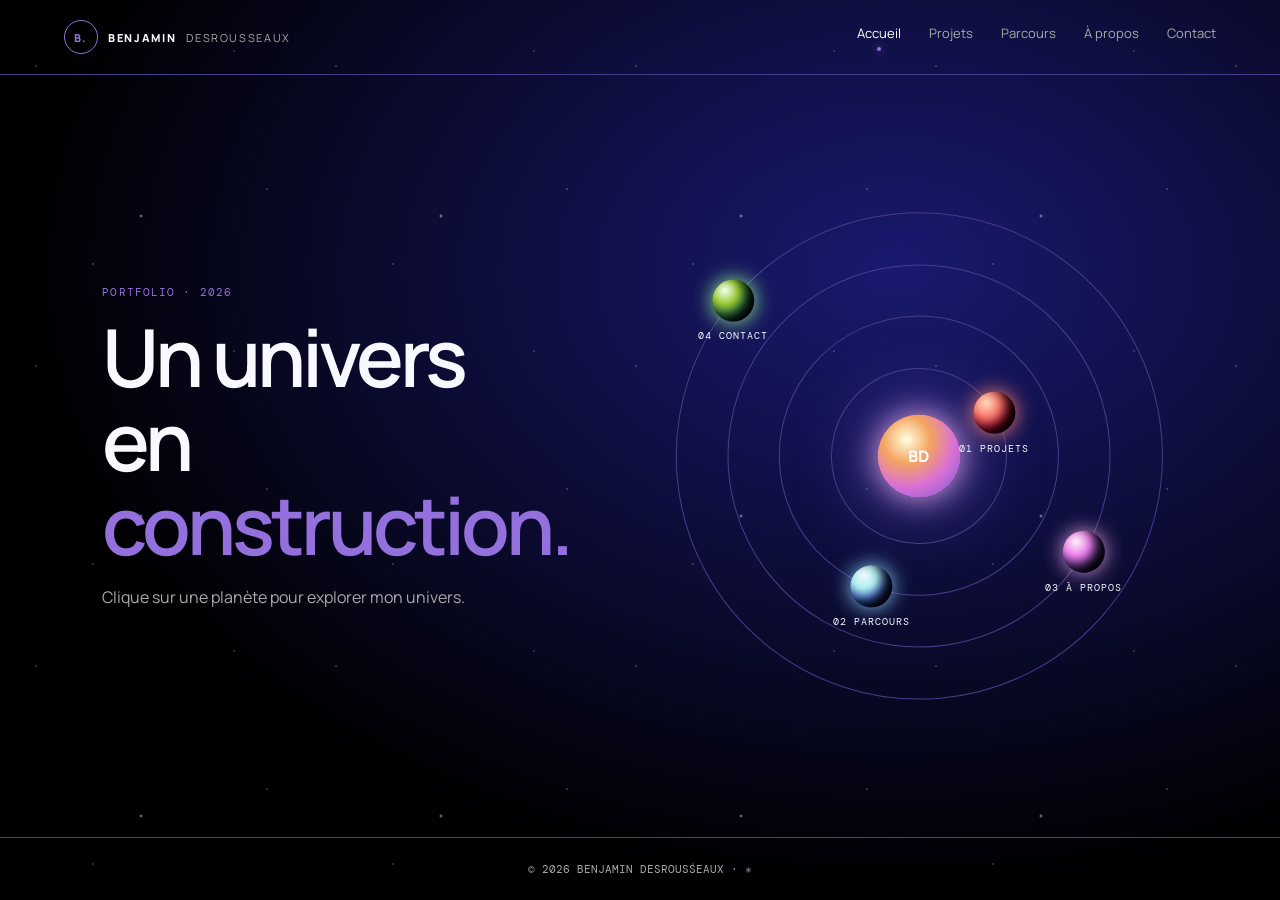
<file: index.html>
<!DOCTYPE html>
<html lang="fr">
<head>
  <meta charset="UTF-8">
  <meta name="viewport" content="width=device-width, initial-scale=1.0">
  <meta name="description" content="Portfolio de Benjamin Desrousseaux — projets, parcours et contact.">
  <title>Benjamin Desrousseaux — Portfolio</title>

  <link rel="preconnect" href="https://fonts.googleapis.com">
  <link rel="preconnect" href="https://fonts.gstatic.com" crossorigin>
  <link href="https://fonts.googleapis.com/css2?family=DM+Mono&family=Manrope:wght@400;600;800&display=swap" rel="stylesheet">

  <link rel="stylesheet" href="css/commun.css">
  <link rel="stylesheet" href="css/accueil.css">
</head>
<body>

  <div class="etoiles"></div>

  <header class="entete">
    <a class="logo" href="index.html">
      <span class="logo-rond">B.</span>
      BENJAMIN <span class="gris">DESROUSSEAUX</span>
    </a>
    <nav class="menu">
      <a class="actif" href="index.html">Accueil</a>
      <a href="projets.html">Projets</a>
      <a href="parcours.html">Parcours</a>
      <a href="apropos.html">À propos</a>
      <a href="contact.html">Contact</a>
    </nav>
  </header>

  <main class="accueil">
    <div class="intro">
      <p class="petit-titre">PORTFOLIO · 2026</p>
      <h1>Un univers<br>en <em>construction.</em></h1>
      <p class="texte">
        Clique sur une planète pour explorer mon univers.
      </p>
    </div>

    <div class="systeme">
      <div class="soleil">BD</div>

      <div class="orbite orbite-1">
        <a class="planete planete-projets" href="projets.html"><span>01 PROJETS</span></a>
      </div>
      <div class="orbite orbite-2">
        <a class="planete planete-parcours" href="parcours.html"><span>02 PARCOURS</span></a>
      </div>
      <div class="orbite orbite-3">
        <a class="planete planete-apropos" href="apropos.html"><span>03 À PROPOS</span></a>
      </div>
      <div class="orbite orbite-4">
        <a class="planete planete-contact" href="contact.html"><span>04 CONTACT</span></a>
      </div>
    </div>
  </main>

  <footer class="pied">
    © 2026 BENJAMIN DESROUSSEAUX · ✳
  </footer>

</body>
</html>
</file>
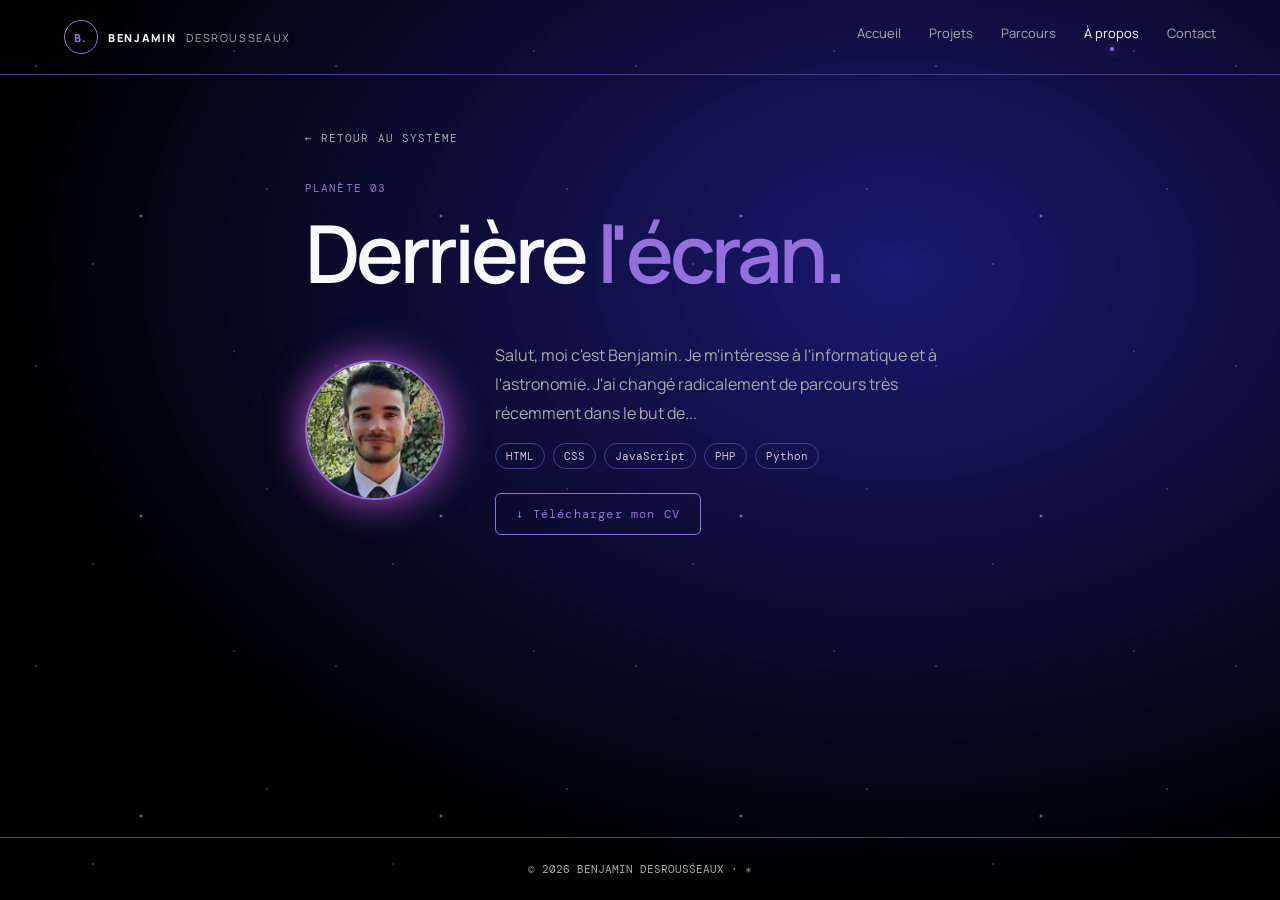
<file: apropos.html>
<!DOCTYPE html>
<html lang="fr">
<head>
  <meta charset="UTF-8">
  <meta name="viewport" content="width=device-width, initial-scale=1.0">
  <title>À propos — Benjamin Desrousseaux</title>

  <link rel="preconnect" href="https://fonts.googleapis.com">
  <link rel="preconnect" href="https://fonts.gstatic.com" crossorigin>
  <link href="https://fonts.googleapis.com/css2?family=DM+Mono&family=Manrope:wght@400;600;800&display=swap" rel="stylesheet">

  <link rel="stylesheet" href="css/commun.css">
  <link rel="stylesheet" href="css/apropos.css">
</head>
<body>

  <div class="etoiles"></div>

  <header class="entete">
    <a class="logo" href="index.html">
      <span class="logo-rond">B.</span>
      BENJAMIN <span class="gris">DESROUSSEAUX</span>
    </a>
    <nav class="menu">
      <a href="index.html">Accueil</a>
      <a href="projets.html">Projets</a>
      <a href="parcours.html">Parcours</a>
      <a class="actif" href="apropos.html">À propos</a>
      <a href="contact.html">Contact</a>
    </nav>
  </header>

  <main class="page">
    <a class="retour" href="index.html">← RETOUR AU SYSTÈME</a>
    <p class="petit-titre">PLANÈTE 03</p>
    <h1>Derrière <em>l'écran.</em></h1>

    <div class="apropos">
      <img class="avatar" src="img/photo-benjamin.jpg" alt="Photo de Benjamin Desrousseaux">
      <div>
        <p class="texte">
          Salut, moi c'est Benjamin. Je m'intéresse à l'informatique et à l'astronomie. J'ai changé radicalement de parcours très récemment dans le but de...
        </p>
        <div class="tags">
          <span>HTML</span><span>CSS</span><span>JavaScript</span><span>PHP</span><span>Python</span>
        </div>
        <a class="bouton-cv" href="cv/cv-benjamin-desrousseaux.pdf" download>↓ Télécharger mon CV</a>
      </div>
    </div>
  </main>

  <footer class="pied">
    © 2026 BENJAMIN DESROUSSEAUX · ✳
  </footer>

</body>
</html>
</file>
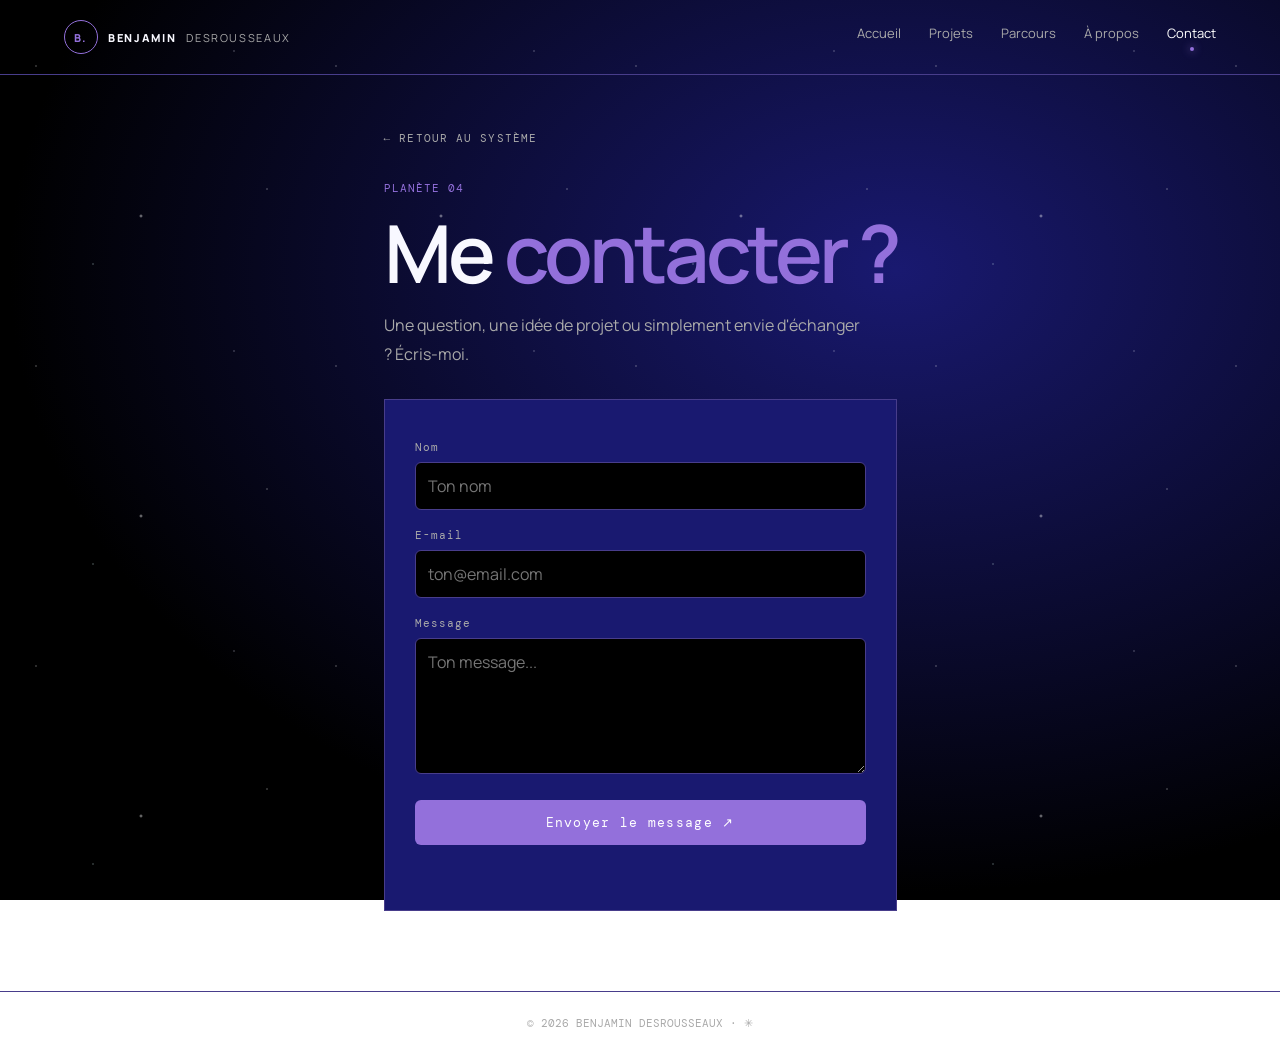
<file: contact.html>
<!DOCTYPE html>
<html lang="fr">
<head>
  <meta charset="UTF-8">
  <meta name="viewport" content="width=device-width, initial-scale=1.0">
  <title>Contact — Benjamin Desrousseaux</title>

  <link rel="preconnect" href="https://fonts.googleapis.com">
  <link rel="preconnect" href="https://fonts.gstatic.com" crossorigin>
  <link href="https://fonts.googleapis.com/css2?family=DM+Mono&family=Manrope:wght@400;600;800&display=swap" rel="stylesheet">

  <link rel="stylesheet" href="css/commun.css">
  <link rel="stylesheet" href="css/contact.css">
</head>
<body>

  <div class="etoiles"></div>

  <header class="entete">
    <a class="logo" href="index.html">
      <span class="logo-rond">B.</span>
      BENJAMIN <span class="gris">DESROUSSEAUX</span>
    </a>
    <nav class="menu">
      <a href="index.html">Accueil</a>
      <a href="projets.html">Projets</a>
      <a href="parcours.html">Parcours</a>
      <a href="apropos.html">À propos</a>
      <a class="actif" href="contact.html">Contact</a>
    </nav>
  </header>

  <main class="page">
    <a class="retour" href="index.html">← RETOUR AU SYSTÈME</a>
    <p class="petit-titre">PLANÈTE 04</p>
    <h1>Me <em>contacter ?</em></h1>
    <p class="texte">Une question, une idée de projet ou simplement envie d'échanger ? Écris-moi.</p>

    <!--
      Le formulaire est envoyé à FormSubmit,
      qui transfère le message par e-mail.
    -->
    <form id="formulaire" class="formulaire" action="https://formsubmit.co/ajax/desrousseauxbenjamin31@gmail.com" method="POST">
      <label for="nom">Nom</label>
      <input type="text" id="nom" name="nom" placeholder="Ton nom" required>

      <label for="email">E-mail</label>
      <input type="email" id="email" name="email" placeholder="ton@email.com" required>

      <label for="message">Message</label>
      <textarea id="message" name="message" rows="5" placeholder="Ton message..." required></textarea>

      <!-- Options de FormSubmit -->
      <input type="hidden" name="_subject" value="Nouveau message depuis mon portfolio">
      <input type="hidden" name="_captcha" value="false">

      <button type="submit" id="bouton">Envoyer le message ↗</button>
      <p id="statut" class="statut"></p>
    </form>
  </main>

  <footer class="pied">
    © 2026 BENJAMIN DESROUSSEAUX · ✳
  </footer>
  <script src="js/contact.js"></script>
</body>
</html>
</file>
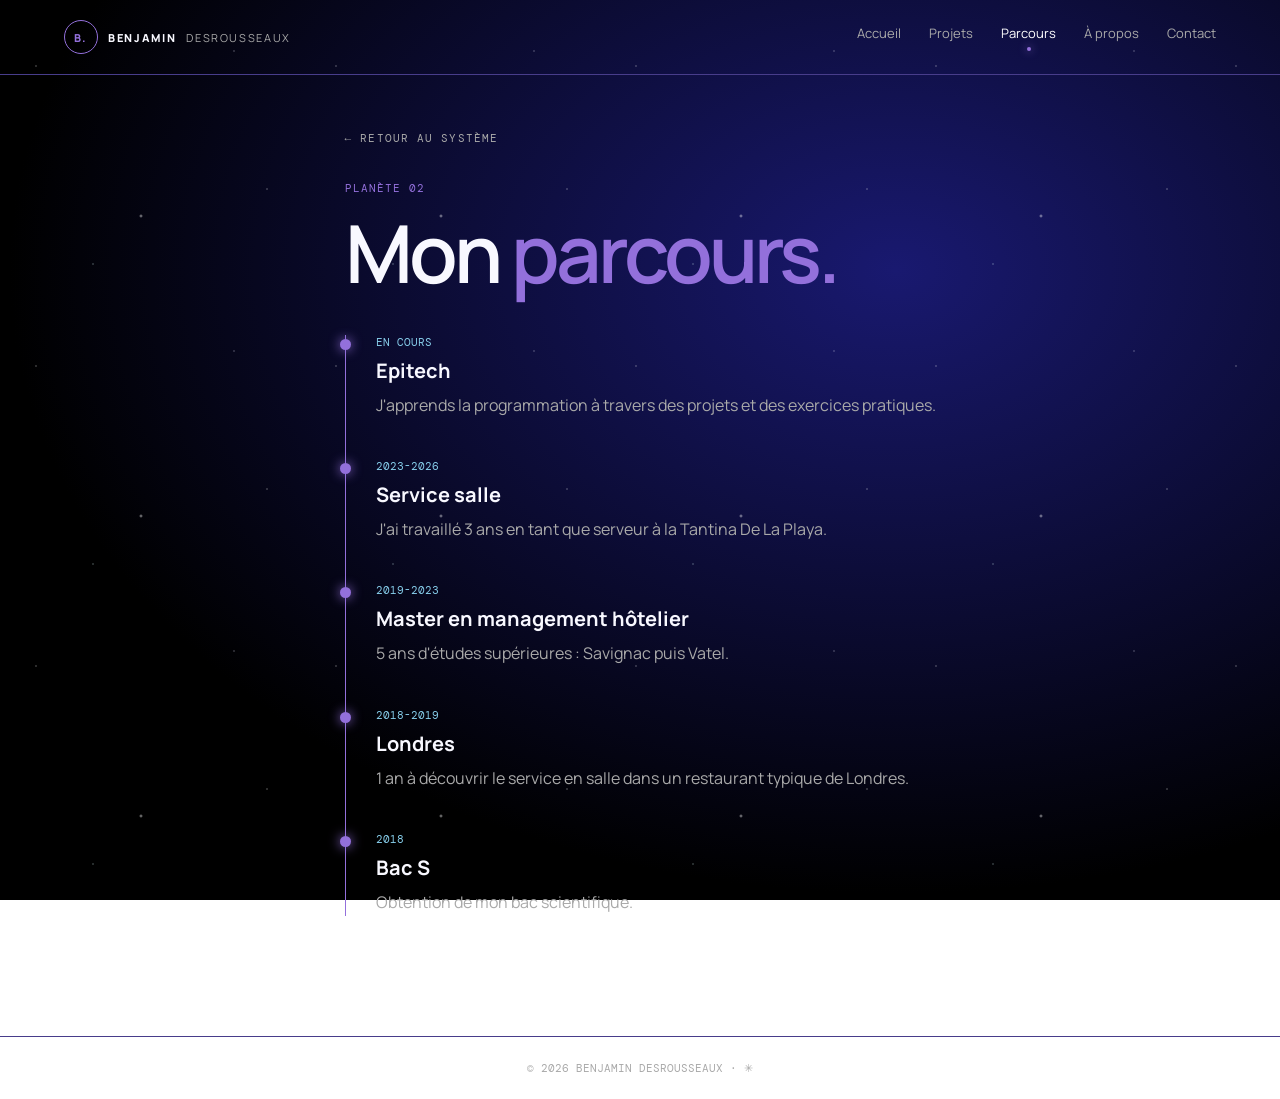
<file: parcours.html>
<!DOCTYPE html>
<html lang="fr">
<head>
  <meta charset="UTF-8">
  <meta name="viewport" content="width=device-width, initial-scale=1.0">
  <title>Parcours — Benjamin Desrousseaux</title>

  <link rel="preconnect" href="https://fonts.googleapis.com">
  <link rel="preconnect" href="https://fonts.gstatic.com" crossorigin>
  <link href="https://fonts.googleapis.com/css2?family=DM+Mono&family=Manrope:wght@400;600;800&display=swap" rel="stylesheet">

  <link rel="stylesheet" href="css/commun.css">
  <link rel="stylesheet" href="css/parcours.css">
</head>
<body>

  <div class="etoiles"></div>

  <header class="entete">
    <a class="logo" href="index.html">
      <span class="logo-rond">B.</span>
      BENJAMIN <span class="gris">DESROUSSEAUX</span>
    </a>
    <nav class="menu">
      <a href="index.html">Accueil</a>
      <a href="projets.html">Projets</a>
      <a class="actif" href="parcours.html">Parcours</a>
      <a href="apropos.html">À propos</a>
      <a href="contact.html">Contact</a>
    </nav>
  </header>

  <main class="page">
    <a class="retour" href="index.html">← RETOUR AU SYSTÈME</a>
    <p class="petit-titre">PLANÈTE 02</p>
    <h1>Mon <em>parcours.</em></h1>

    <div class="frise">
      <div class="etape">
        <p class="date">EN COURS</p>
        <h2>Epitech</h2>
        <p>J'apprends la programmation à travers des projets et des exercices pratiques.</p>
      </div>
      <div class="etape">
        <p class="date">2023-2026</p>
        <h2>Service salle</h2>
        <p>J'ai travaillé 3 ans en tant que serveur à la Tantina De La Playa.</p>
      </div>
      <div class="etape">
        <p class="date">2019-2023</p>
        <h2>Master en management hôtelier</h2>
        <p>5 ans d'études supérieures : Savignac puis Vatel.</p>
      </div>
      <div class="etape">
        <p class="date">2018-2019</p>
        <h2>Londres</h2>
        <p>1 an à découvrir le service en salle dans un restaurant typique de Londres.</p>
      </div>
      <div class="etape">
        <p class="date">2018</p>
        <h2>Bac S</h2>
        <p>Obtention de mon bac scientifique.</p>
      </div>
    </div>
  </main>

  <footer class="pied">
    © 2026 BENJAMIN DESROUSSEAUX · ✳
  </footer>

</body>
</html>
</file>
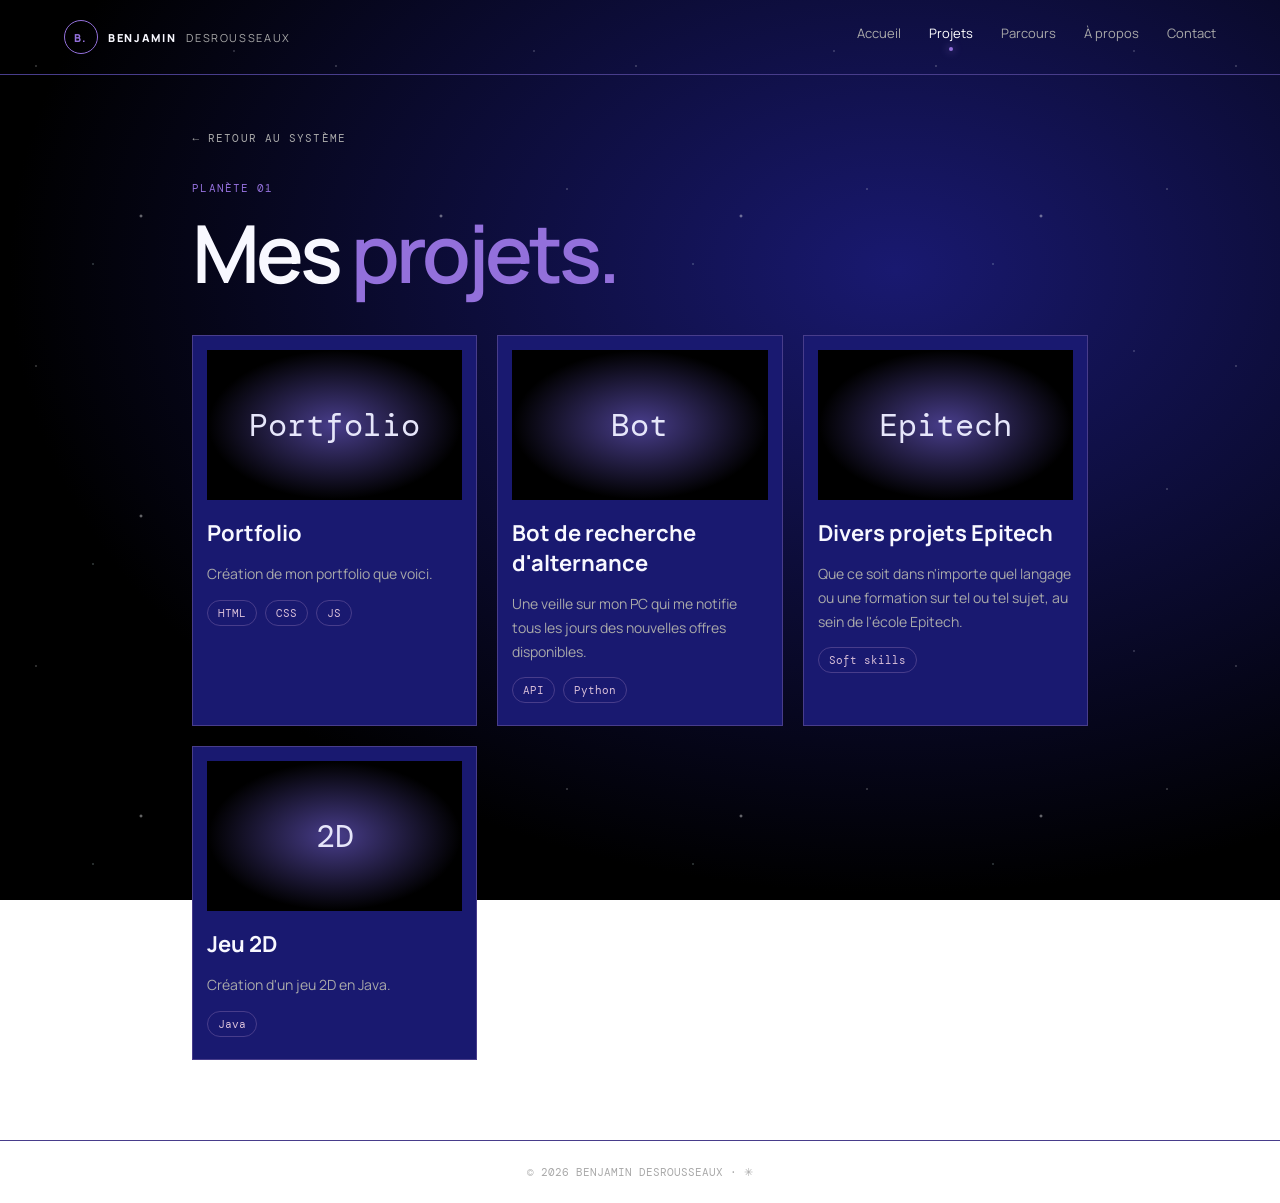
<file: projets.html>
<!DOCTYPE html>
<html lang="fr">
<head>
  <meta charset="UTF-8">
  <meta name="viewport" content="width=device-width, initial-scale=1.0">
  <title>Projets — Benjamin Desrousseaux</title>

  <link rel="preconnect" href="https://fonts.googleapis.com">
  <link rel="preconnect" href="https://fonts.gstatic.com" crossorigin>
  <link href="https://fonts.googleapis.com/css2?family=DM+Mono&family=Manrope:wght@400;600;800&display=swap" rel="stylesheet">

  <link rel="stylesheet" href="css/commun.css">
  <link rel="stylesheet" href="css/projets.css">
</head>
<body>

  <div class="etoiles"></div>

  <header class="entete">
    <a class="logo" href="index.html">
      <span class="logo-rond">B.</span>
      BENJAMIN <span class="gris">DESROUSSEAUX</span>
    </a>
    <nav class="menu">
      <a href="index.html">Accueil</a>
      <a class="actif" href="projets.html">Projets</a>
      <a href="parcours.html">Parcours</a>
      <a href="apropos.html">À propos</a>
      <a href="contact.html">Contact</a>
    </nav>
  </header>

  <main class="page">
    <a class="retour" href="index.html">← RETOUR AU SYSTÈME</a>
    <p class="petit-titre">PLANÈTE 01</p>
    <h1>Mes <em>projets.</em></h1>

    <div class="grille-projets">
      <article class="carte">
        <div class="carte-image">Portfolio</div>
        <h2>Portfolio</h2>
        <p>Création de mon portfolio que voici.</p>
        <div class="tags"><span>HTML</span><span>CSS</span><span>JS</span></div>
      </article>

      <article class="carte">
        <div class="carte-image">Bot</div>
        <h2>Bot de recherche d'alternance</h2>
        <p>Une veille sur mon PC qui me notifie tous les jours des nouvelles offres disponibles.</p>
        <div class="tags"><span>API</span><span>Python</span></div>
      </article>

      <article class="carte">
        <div class="carte-image">Epitech</div>
        <h2>Divers projets Epitech</h2>
        <p>Que ce soit dans n'importe quel langage ou une formation sur tel ou tel sujet, au sein de l'école Epitech.</p>
        <div class="tags"><span>Soft skills</span></div>
      </article>

      <article class="carte">
        <div class="carte-image">2D</div>
        <h2>Jeu 2D</h2>
        <p>Création d'un jeu 2D en Java.</p>
        <div class="tags"><span>Java</span></div>
      </article>
    </div>
  </main>

  <footer class="pied">
    © 2026 BENJAMIN DESROUSSEAUX · ✳
  </footer>

</body>
</html>
</file>
<file: css/commun.css>
:root {
  --nuit: black;
  --texte: ghostwhite;
  --gris: darkgray;
  --violet: mediumpurple;
  --cyan: skyblue;
  --bordure: darkslateblue;
  --fond-carte: midnightblue;
  --mono: 'DM Mono', monospace;
  --sans: 'Manrope', Arial, sans-serif;
}

* {
  box-sizing: border-box;
}

body {
  margin: 0;
  min-height: 100vh;
  display: flex;
  flex-direction: column;
  background: radial-gradient(ellipse at 70% 30%, midnightblue, var(--nuit) 70%);
  background-attachment: fixed;
  color: var(--texte);
  font-family: var(--sans);
  overflow-x: hidden;
}

main {
  flex: 1; /* prend toute la place disponible entre l'en-tête et le pied */
}

a {
  color: inherit;
  text-decoration: none;
}

em {
  font-style: normal;
  color: var(--violet);
}

/* Fond étoilé */
.etoiles {
  position: fixed;
  inset: 0;
  z-index: -1;
  background-image:
    radial-gradient(1px 1px at 12% 22%, white, transparent),
    radial-gradient(1px 1px at 78% 17%, lavender, transparent),
    radial-gradient(2px 2px at 47% 72%, white, transparent),
    radial-gradient(1px 1px at 89% 63%, white, transparent),
    radial-gradient(1px 1px at 31% 88%, lightcyan, transparent);
  background-size: 300px 300px;
  opacity: 0.6;
}

.entete {
  display: flex;
  justify-content: space-between;
  align-items: center;
  flex-wrap: wrap;
  gap: 12px;
  padding: 20px 5%;
  border-bottom: 1px solid var(--bordure);
}

.logo {
  display: flex;
  align-items: center;
  gap: 10px;
  font-size: 11px;
  font-weight: 800;
  letter-spacing: 0.15em;
}

.logo-rond {
  display: grid;
  place-items: center;
  width: 34px;
  height: 34px;
  border: 1px solid var(--violet);
  border-radius: 50%;
  color: var(--violet);
}

.gris {
  color: var(--gris);
  font-weight: 400;
}

.menu {
  display: flex;
  gap: 28px;
}

.menu a {
  font-size: 13px;
  color: var(--gris);
  transition: color 0.2s;
}

.menu a:hover,
.menu a.actif {
  color: white;
}

.menu a.actif::after {
  content: '';
  display: block;
  width: 4px;
  height: 4px;
  margin: 5px auto 0;
  border-radius: 50%;
  background: var(--violet);
  box-shadow: 0 0 8px var(--violet);
}

/* Textes */
.petit-titre {
  font-family: var(--mono);
  font-size: 11px;
  letter-spacing: 0.1em;
  color: var(--violet);
  margin: 0 0 16px;
}

h1 {
  font-size: clamp(40px, 7vw, 80px); /* taille qui s'adapte à l'écran */
  line-height: 1.05;
  letter-spacing: -0.05em;
  margin: 0 0 16px;
  font-weight: 600;
}

.texte {
  max-width: 480px;
  color: var(--gris);
  line-height: 1.8;
}

/* Lien « ← Retour au système » */
.retour {
  display: inline-block;
  margin-bottom: 36px;
  font-family: var(--mono);
  font-size: 11px;
  letter-spacing: 0.1em;
  color: var(--gris);
  transition: color 0.2s;
}

.retour:hover {
  color: white;
}

/* Conteneurs */
.page {
  max-width: 1100px;
  margin: auto;
  padding: 50px 8% 80px;
}

/* Petites étiquettes */
.tags {
  display: flex;
  flex-wrap: wrap;
  gap: 8px;
}

.tags span {
  font-family: var(--mono);
  font-size: 11px;
  color: thistle;
  border: 1px solid var(--bordure);
  border-radius: 20px;
  padding: 5px 10px;
}

.pied {
  padding: 24px 5%;
  text-align: center;
  font-family: var(--mono);
  font-size: 11px;
  color: var(--gris);
  border-top: 1px solid var(--bordure);
}

/* Responsive */
@media (max-width: 600px) {
  .entete {
    justify-content: center;
  }

  .menu {
    gap: 16px;
  }

  .page {
    padding: 30px 16px 60px;
  }
}
</file>
<file: css/accueil.css>
.accueil {
  min-height: calc(100vh - 160px);
  display: grid;
  grid-template-columns: 1fr 1fr;
  align-items: center;
  gap: 40px;
  padding: 40px 8%;
  overflow-x: clip;
}

/* Le système solaire */
.systeme {
  position: relative;
  width: 100%;
  max-width: 560px;
  aspect-ratio: 1;
  margin: auto;
}

.soleil {
  position: absolute;
  top: 50%;
  left: 50%;
  transform: translate(-50%, -50%);
  width: 16%;
  aspect-ratio: 1;
  border-radius: 50%;
  display: grid;
  place-items: center;
  font-weight: 800;
  background: radial-gradient(circle at 35% 30%, lightyellow, sandybrown 30%, orchid 60%, slateblue);
  box-shadow: 0 0 30px plum, 0 0 80px slateblue;
}

.orbite {
  position: absolute;
  top: 50%;
  left: 50%;
  border: 1px solid var(--bordure);
  border-radius: 50%;
  translate: -50% -50%;
  pointer-events: none;
}

.orbite-1 { width: 34%; height: 34%; }
.orbite-2 { width: 54%; height: 54%; }
.orbite-3 { width: 74%; height: 74%; }
.orbite-4 { width: 94%; height: 94%; }

.orbite-1 { rotate: 60deg; }
.orbite-1 .planete { rotate: -60deg; }

.orbite-2 { rotate: 200deg; }
.orbite-2 .planete { rotate: -200deg; }

.orbite-3 { rotate: 120deg; }
.orbite-3 .planete { rotate: -120deg; }

.orbite-4 { rotate: -50deg; }
.orbite-4 .planete { rotate: 50deg; }


.planete {
  position: absolute;
  top: 0;
  left: 50%;
  translate: -50% -50%;
  width: clamp(26px, 4vw, 42px);
  aspect-ratio: 1;
  border-radius: 50%;
  box-shadow: inset -8px -6px 12px black, 0 0 20px currentColor;
  transition: scale 0.2s;
  pointer-events: auto; 
}

.planete:hover {
  scale: 1.25;
}

.planete span {
  position: absolute;
  top: 120%;
  left: 50%;
  translate: -50% 0;
  white-space: nowrap;
  font-family: var(--mono);
  font-size: 10px;
  letter-spacing: 0.1em;
  color: var(--texte);
}

/* Couleurs des planètes */
.planete-projets  { background: radial-gradient(circle at 30% 27%, peachpuff, salmon 31%, crimson 65%, indigo); color: salmon; }
.planete-parcours { background: radial-gradient(circle at 32% 24%, aliceblue, paleturquoise 30%, royalblue 61%, midnightblue); color: lightskyblue; }
.planete-apropos  { background: radial-gradient(circle at 32% 26%, lavenderblush, violet 33%, rebeccapurple 66%, indigo); color: plum; }
.planete-contact  { background: radial-gradient(circle at 30% 26%, honeydew, yellowgreen 32%, seagreen 63%, darkslategray); color: palegreen; }

/* Responsive */
@media (max-width: 900px) {
  .accueil {
    grid-template-columns: 1fr;
    text-align: center;
  }

  .texte {
    margin-left: auto;
    margin-right: auto;
  }
}

@media (max-width: 600px) {
  .accueil {
    padding: 30px 16px;
  }

  .planete span {
    font-size: 8px;
  }
}
</file>
<file: css/apropos.css>
.apropos {
  display: flex;
  align-items: center;
  gap: 50px;
  margin-top: 30px;
}

.avatar {
  flex: none;
  width: 140px;
  height: 140px;
  border-radius: 50%;
  object-fit: cover; /* la photo remplit le rond sans être déformée */
  border: 2px solid var(--violet);
  box-shadow: 0 0 40px mediumorchid;
}

/* Bouton pour télécharger le CV */
.bouton-cv {
  display: inline-block;
  margin-top: 24px;
  padding: 12px 20px;
  font-family: var(--mono);
  font-size: 12px;
  letter-spacing: 0.1em;
  color: var(--violet);
  border: 1px solid var(--violet);
  border-radius: 6px;
  transition: background 0.2s, color 0.2s;
}

.bouton-cv:hover {
  color: white;
  background: var(--violet);
}

/* Responsive */
@media (max-width: 600px) {
  .apropos {
    flex-direction: column;
    align-items: flex-start;
    gap: 24px;
  }
}
</file>
<file: css/contact.css>
.formulaire {
  display: flex;
  flex-direction: column;
  gap: 8px;
  max-width: 560px;
  margin-top: 30px;
  padding: 30px;
  border: 1px solid var(--bordure);
  background: var(--fond-carte);
}

.formulaire label {
  margin-top: 10px;
  font-family: var(--mono);
  font-size: 11px;
  letter-spacing: 0.1em;
  color: var(--gris);
}

.formulaire input,
.formulaire textarea {
  width: 100%;
  padding: 12px;
  font: inherit;
  color: var(--texte);
  background: black;
  border: 1px solid var(--bordure);
  border-radius: 6px;
}

.formulaire input:focus,
.formulaire textarea:focus {
  outline: none;
  border-color: var(--violet);
}

.formulaire button {
  margin-top: 18px;
  padding: 14px;
  font-family: var(--mono);
  font-size: 13px;
  letter-spacing: 0.1em;
  color: white;
  background: var(--violet);
  border: none;
  border-radius: 6px;
  cursor: pointer;
  transition: opacity 0.2s;
}

.formulaire button:hover {
  opacity: 0.85;
}

/* Bouton gris pendant l'envoi */
.formulaire button:disabled {
  opacity: 0.5;
  cursor: wait;
}

/* Message affiché après l'envoi (vert ou rouge) */
.statut {
  min-height: 1.5em;
  margin: 6px 0 0;
  font-size: 14px;
}

.statut.succes { color: mediumaquamarine; }
.statut.erreur { color: lightcoral; }

/* Responsive */
@media (max-width: 600px) {
  .formulaire {
    padding: 20px;
  }
}
</file>
<file: css/parcours.css>
/* La ligne violette à gauche */
.frise {
  max-width: 700px;
  margin-top: 40px;
  border-left: 1px solid var(--violet);
  padding-left: 30px;
}

.etape {
  position: relative;
  margin-bottom: 40px;
}

/* Le point lumineux posé sur la ligne */
.etape::before {
  content: '';
  position: absolute;
  left: -36px;
  top: 4px;
  width: 11px;
  height: 11px;
  border-radius: 50%;
  background: var(--violet);
  box-shadow: 0 0 12px var(--violet);
}

.date {
  margin: 0;
  font-family: var(--mono);
  font-size: 11px;
  color: var(--cyan);
}

.etape h2 {
  margin: 8px 0;
  font-size: 20px;
}

.etape p:last-child {
  margin: 0;
  color: var(--gris);
  line-height: 1.7;
}
</file>
<file: css/projets.css>
.grille-projets {
  display: grid;
  grid-template-columns: repeat(3, 1fr); /* 3 cartes par ligne */
  gap: 20px;
  margin-top: 40px;
}

.carte {
  padding: 14px 14px 22px;
  border: 1px solid var(--bordure);
  background: var(--fond-carte);
  transition: transform 0.25s, border-color 0.25s;
}

.carte:hover {
  transform: translateY(-5px); /* la carte remonte un peu au survol */
  border-color: var(--violet);
}

.carte-image {
  height: 150px;
  display: grid;
  place-items: center;
  font-family: var(--mono);
  font-size: 32px;
  color: lavender;
  background: radial-gradient(ellipse, darkslateblue, black 70%);
}

.carte h2 {
  margin: 18px 0 8px;
  font-size: 22px;
}

.carte p {
  color: var(--gris);
  font-size: 14px;
  line-height: 1.7;
}

/* Responsive */
@media (max-width: 900px) {
  .grille-projets {
    grid-template-columns: repeat(2, 1fr); /* 2 cartes par ligne */
  }
}

@media (max-width: 600px) {
  .grille-projets {
    grid-template-columns: 1fr; /* 1 carte par ligne */
  }
}
</file>
